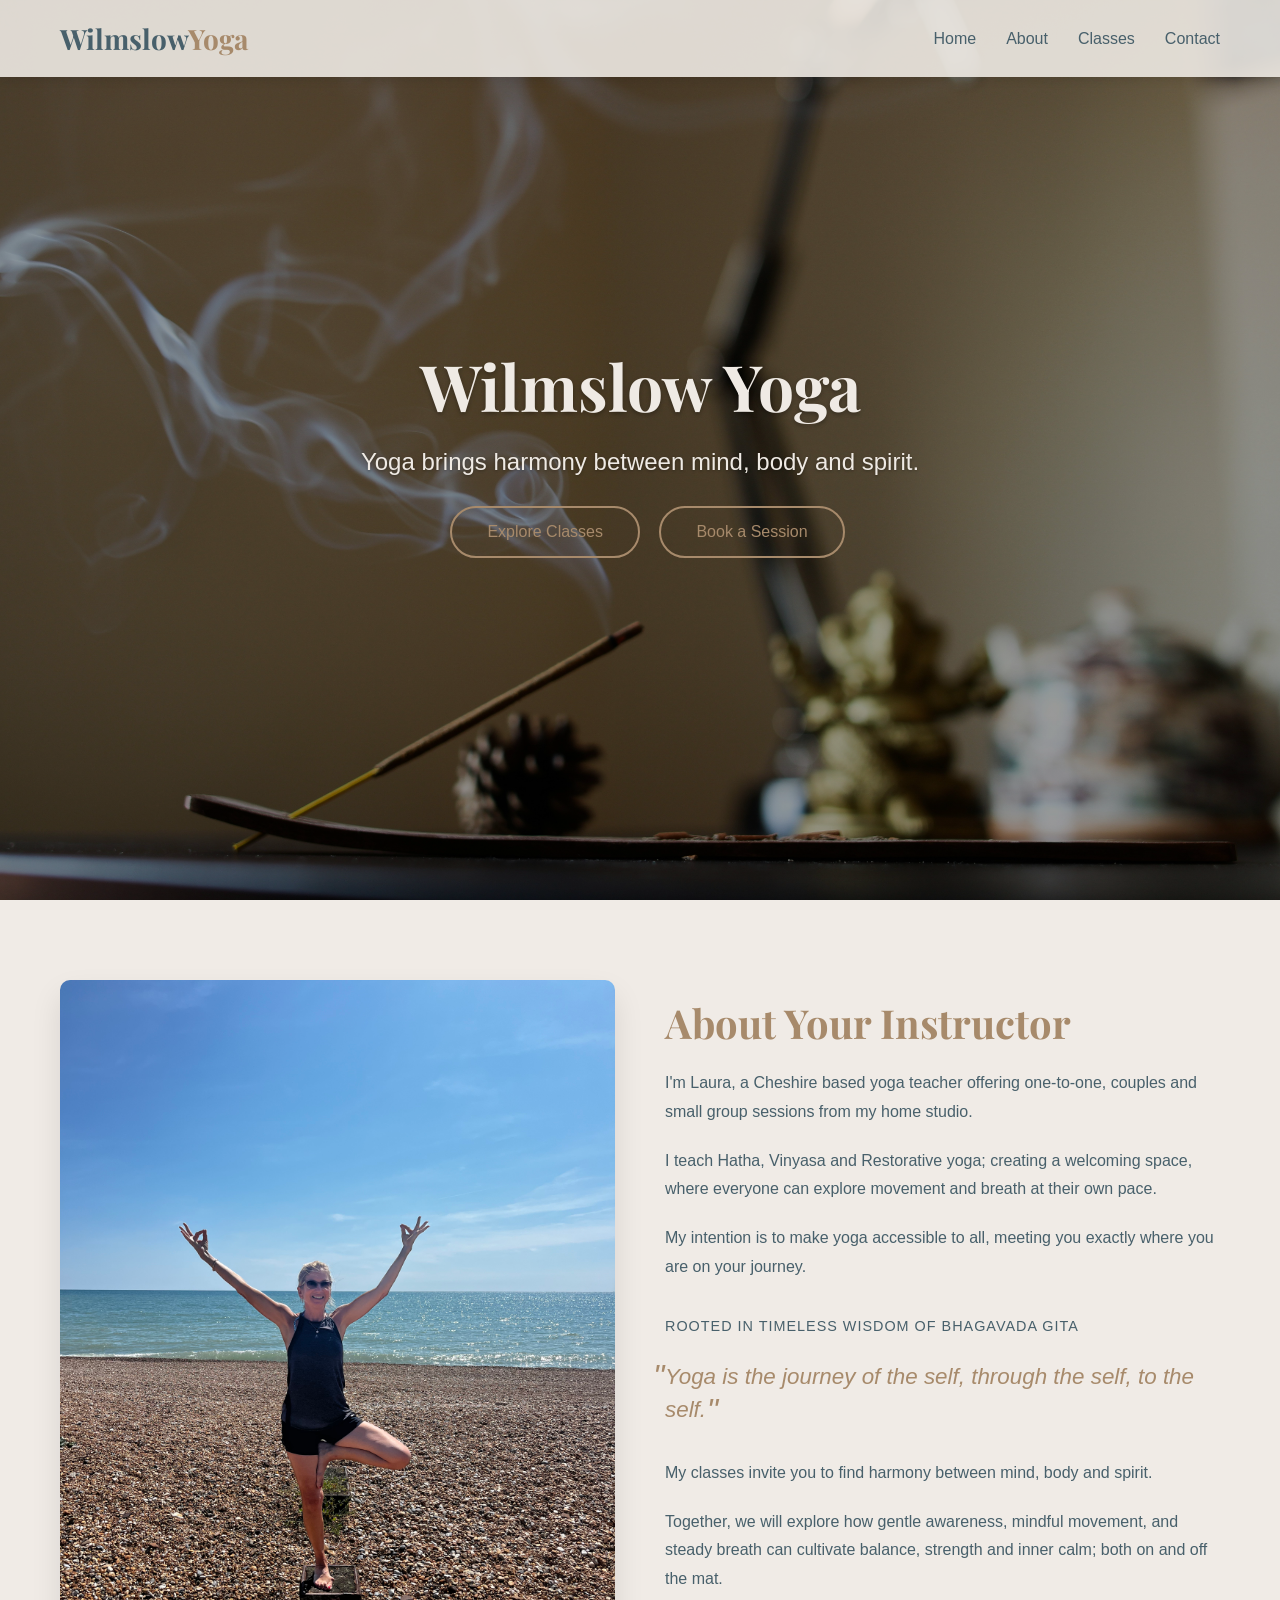
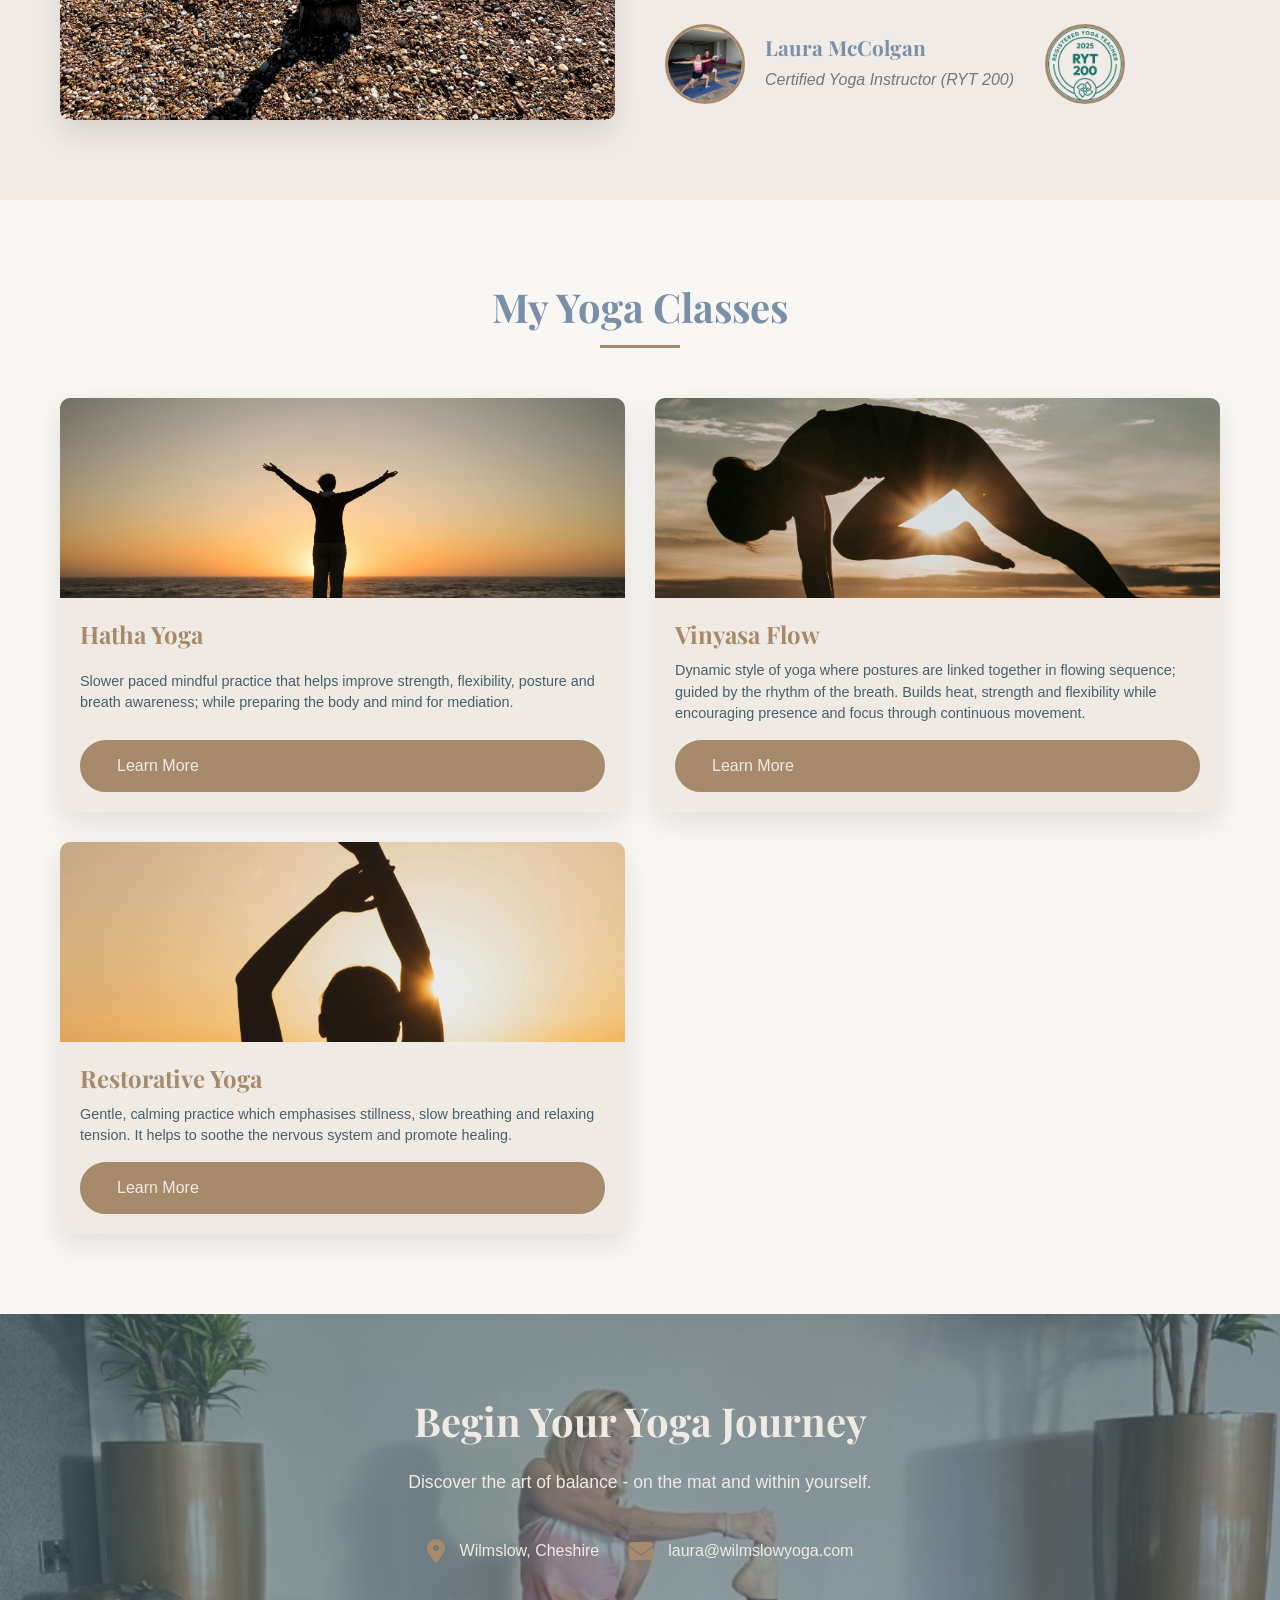
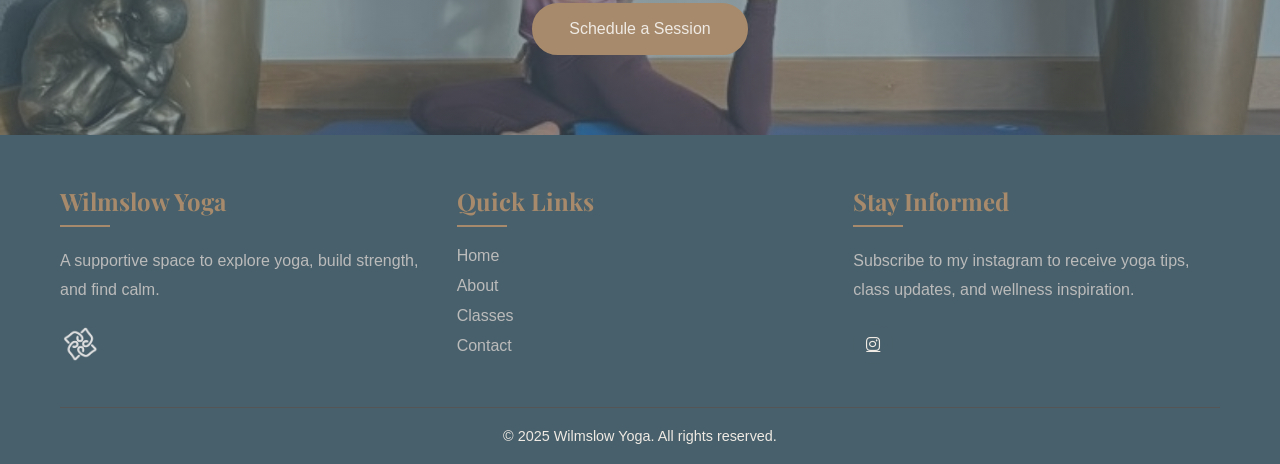
<file: index.html>
<!doctype html>
<html lang="en">
    <head>
        <meta charset="UTF-8" />
        <meta name="viewport" content="width=device-width, initial-scale=1.0" />
        <title>Wilmslow Yoga | Find Your Inner Peace</title>
        <link
            rel="stylesheet"
            href="https://cdnjs.cloudflare.com/ajax/libs/font-awesome/6.4.0/css/all.min.css"
        />
        <link
            href="https://fonts.googleapis.com/css2?family=Playfair+Display:wght@400;700&family=Poppins:wght@300;400;500;600&display=swap"
            rel="stylesheet"
        />
        <link rel="stylesheet" href="css/styles.css" />
    </head>

    <body>
        <div id="header-placeholder"></div>

        <!-- Hero Section -->
        <section class="hero" id="home">
            <div class="hero-content">
                <h1>Wilmslow Yoga</h1>
                <p>Yoga brings harmony between mind, body and spirit.</p>
                <div class="hero-buttons">
                    <a href="#classes" class="btn btn-outline"
                        >Explore Classes</a
                    >
                    <a href="pricing.html" class="btn btn-outline"
                        >Book a Session</a
                    >
                </div>
            </div>
        </section>

        <!-- Your page-specific sections -->
        <section class="about" id="about">
            <div class="container">
                <div class="about-content">
                    <div class="about-img">
                        <img
                            src="images/laura_beach_stand.jpeg"
                            alt="Yoga Instructor"
                        />
                    </div>
                    <div class="about-text">
                        <h2>About Your Instructor</h2>
                        <p>
                            I'm Laura, a Cheshire based yoga teacher offering
                            one-to-one, couples and small group sessions from my
                            home studio.
                        </p>
                        <p>
                            I teach Hatha, Vinyasa and Restorative yoga;
                            creating a welcoming space, where everyone can
                            explore movement and breath at their own pace.
                        </p>
                        <p>
                            My intention is to make yoga accessible to all,
                            meeting you exactly where you are on your journey.
                        </p>
                        <div class="quote-container">
                            <p class="source">
                                Rooted in timeless wisdom of Bhagavada Gita
                            </p>
                            <cite class="main-quote">
                                Yoga is the journey of the self, through the
                                self, to the self.
                            </cite>
                        </div>
                        <p>
                            My classes invite you to find harmony between mind,
                            body and spirit.
                        </p>
                        <p>
                            Together, we will explore how gentle awareness,
                            mindful movement, and steady breath can cultivate
                            balance, strength and inner calm; both on and off
                            the mat.
                        </p>

                        <!-- <p>Hi, I am Laura McColgan. Yoga has been such an important part of my own life, helping me find a balance, calm and strength both on and off the mat.</p>
                    <p>As a teacher, I care deeply about creating a welcoming space where everyone feels comfortable exploring movement and breath work at their own pace.</p>
                    <p>My goal is to make yoga accessible, enjoyable and supportive - so you can leave class feeling grounded, relaxed and a little more connected to yourself.</p> -->
                        <div class="instructor">
                            <div class="instructor-img">
                                <img
                                    src="images/laura_guy.jpg"
                                    alt="Laura McColgan"
                                />
                            </div>
                            <div class="instructor-info">
                                <h4>Laura McColgan</h4>
                                <p>
                                    <a
                                        href="https://app.yogaalliance.org/teacherpublicprofile?id=003TR00001DloXiYAJ"
                                        target="_blank"
                                        style="
                                            color: inherit;
                                            text-decoration: none;
                                        "
                                        >Certified Yoga Instructor (RYT 200)
                                        &nbsp;&nbsp;&nbsp;&nbsp;&nbsp;&nbsp;
                                    </a>
                                </p>
                            </div>
                            <div class="instructor-img">
                                <img
                                    src="images/RYT200.png"
                                    alt="Certification"
                                />
                            </div>
                        </div>
                    </div>
                </div>
            </div>
        </section>

        <!-- Classes Section -->
        <section class="classes" id="classes">
            <div class="container">
                <div class="section-title">
                    <h2>My Yoga Classes</h2>
                </div>
                <div class="classes-grid">
                    <!-- Class 1 -->
                    <div class="class-card">
                        <img
                            src="images/rejoice_ocean_sunset.jpg"
                            alt="Hatha Yoga"
                            class="class-img"
                        />
                        <div class="class-content">
                            <h3>Hatha Yoga</h3>
                            <p>
                                Slower paced mindful practice that helps improve
                                strength, flexibility, posture and breath
                                awareness; while preparing the body and mind for
                                mediation.
                            </p>
                            <a href="pricing.html" class="btn">Learn More</a>
                        </div>
                    </div>

                    <!-- Class 2 -->
                    <div class="class-card">
                        <img
                            src="images/knee_to_elbow_sunset.jpg"
                            alt="Vinyasa Flow"
                            class="class-img"
                        />
                        <div class="class-content">
                            <h3>Vinyasa Flow</h3>
                            <p>
                                Dynamic style of yoga where postures are linked
                                together in flowing sequence; guided by the
                                rhythm of the breath. Builds heat, strength and
                                flexibility while encouraging presence and focus
                                through continuous movement.
                            </p>
                            <a href="pricing.html" class="btn">Learn More</a>
                        </div>
                    </div>

                    <!-- Class 3 -->
                    <div class="class-card">
                        <img
                            src="images/woman_seated_reach_sunset.jpg"
                            alt="Yin Yoga"
                            class="class-img"
                        />
                        <div class="class-content">
                            <h3>Restorative Yoga</h3>
                            <p>
                                Gentle, calming practice which emphasises
                                stillness, slow breathing and relaxing tension.
                                It helps to soothe the nervous system and
                                promote healing.
                            </p>
                            <a href="pricing.html" class="btn">Learn More</a>
                        </div>
                    </div>
                </div>
            </div>
        </section>

        <section class="contact" id="contact">
            <div class="container">
                <h2>Begin Your Yoga Journey</h2>
                <p>
                    Discover the art of balance - on the mat and within
                    yourself.
                </p>
                <div class="contact-info">
                    <div class="info-item">
                        <i class="fas fa-map-marker-alt"></i>
                        <span>Wilmslow, Cheshire</span>
                    </div>
                    <!-- <div class="info-item">
                    <i class="fas fa-phone"></i>
                    <span>(555) 123-4567</span>
                </div> -->
                    <div class="info-item">
                        <i class="fas fa-envelope"></i>
                        <span>laura@wilmslowyoga.com</span>
                    </div>
                </div>
                <a href="pricing.html" class="btn">Schedule a Session</a>
            </div>
        </section>

        <div id="footer-placeholder"></div>
        <script src="js/main.js"></script>
    </body>
</html>
</file>
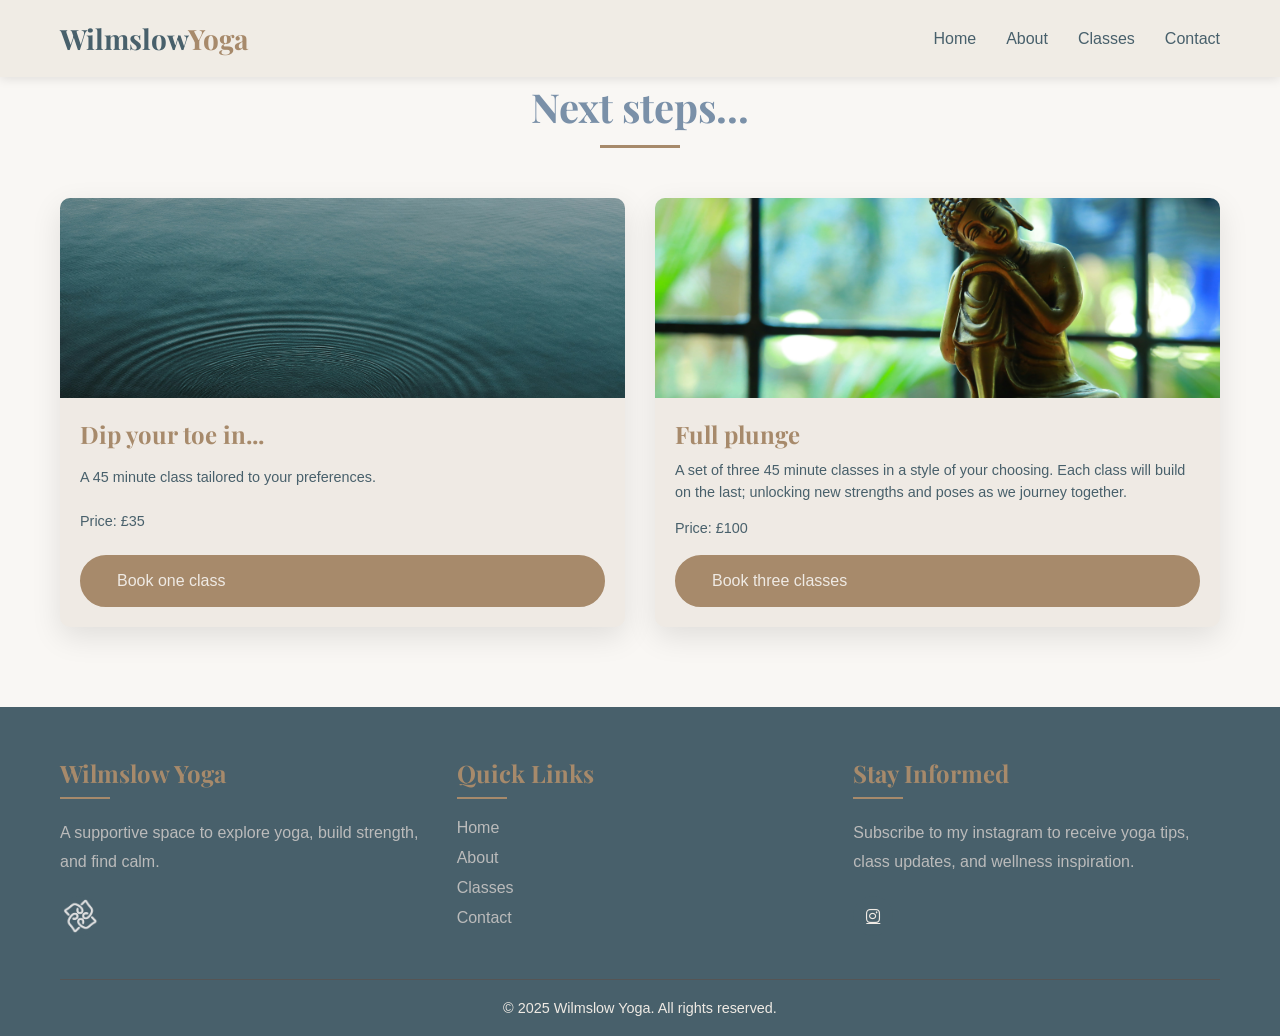
<file: pricing.html>
<!doctype html>
<html lang="en">
    <head>
        <meta charset="UTF-8" />
        <meta name="viewport" content="width=device-width, initial-scale=1.0" />
        <title>Wilmslow Yoga | Find Your Inner Peace</title>
        <link
            rel="stylesheet"
            href="https://cdnjs.cloudflare.com/ajax/libs/font-awesome/6.4.0/css/all.min.css"
        />
        <link
            href="https://fonts.googleapis.com/css2?family=Playfair+Display:wght@400;700&family=Poppins:wght@300;400;500;600&display=swap"
            rel="stylesheet"
        />
        <link rel="stylesheet" href="css/styles.css" />
    </head>

    <body>
        <div id="header-placeholder"></div>

        <section class="classes" id="classes">
            <div class="container">
                <div class="section-title">
                    <h2>Next steps...</h2>
                </div>
                <div class="classes-grid">
                    <!-- Class 1 -->
                    <div class="class-card">
                        <img
                            src="images/water_droplet_splash.jpg"
                            alt="Droplet in the ocean"
                            class="class-img"
                        />
                        <div class="class-content">
                            <h3>Dip your toe in...</h3>
                            <p>
                                A 45 minute class tailored to your preferences.
                            </p>
                            <p>Price: £35</p>
                            <a
                                href="mailto:laura@wilmslowyoga.com?subject=Single Class Enquiry"
                                class="btn"
                                >Book one class</a
                            >
                        </div>
                    </div>

                    <!-- Class 2 -->
                    <div class="class-card">
                        <img
                            src="images/happy_buddha.jpg"
                            alt="happy buddha"
                            class="class-img"
                        />
                        <div class="class-content">
                            <h3>Full plunge</h3>
                            <p>
                                A set of three 45 minute classes in a style of
                                your choosing. Each class will build on the
                                last; unlocking new strengths and poses as we
                                journey together.
                            </p>
                            <p>Price: £100</p>
                            <a
                                href="mailto:laura@wilmslowyoga.com?subject=Three Class Enquiry"
                                class="btn"
                                >Book three classes</a
                            >
                        </div>
                    </div>
                </div>
            </div>
        </section>

        <div id="footer-placeholder"></div>
        <script src="js/main.js"></script>
    </body>
</html>
</file>
<file: css/styles.css>
* {
    margin: 0;
    padding: 0;
    box-sizing: border-box;
}

body {
    font-family: "Neue Montreal", sans-serif;
    color: #333;
    background-color: #f9f7f4;
    overflow-x: hidden;
}

h1,
h2,
h3,
h4 {
    font-family: "Playfair Display", serif;
    font-weight: 700;
}

.container {
    max-width: 1200px;
    margin: 0 auto;
    padding: 0 20px;
}

/* Header Styles */
header {
    position: fixed;
    top: 0;
    left: 0;
    width: 100%;
    z-index: 1000;
    padding: 20px 0;
    transition: all 0.3s ease;
    background: rgba(239, 234, 228, 0.9);
    box-shadow: 0 2px 10px rgba(0, 0, 0, 0.1);
}

header.scrolled {
    padding: 15px 0;
    background: rgba(239, 234, 228, 0.95);
}

.header-container {
    display: flex;
    justify-content: space-between;
    align-items: center;
}

.logo {
    font-family: "Playfair Display", serif;
    font-size: 28px;
    font-weight: 700;
    color: #48606b;
    text-decoration: none;
}

.logo span {
    color: #a78a6b;
}

nav ul {
    display: flex;
    list-style: none;
}

nav ul li {
    margin-left: 30px;
}

nav ul li a {
    text-decoration: none;
    color: #48606b;
    font-weight: 500;
    font-size: 16px;
    transition: all 0.3s ease;
    position: relative;
}

nav ul li a:hover {
    color: #a78a6b;
}

nav ul li a::after {
    content: "";
    position: absolute;
    bottom: -5px;
    left: 0;
    width: 0;
    height: 2px;
    background: #a78a6b;
    transition: width 0.3s ease;
}

nav ul li a:hover::after {
    width: 100%;
}

.mobile-menu-btn {
    display: none;
    background: none;
    border: none;
    font-size: 24px;
    color: #48606b;
    cursor: pointer;
}

/* Hero Section */
.hero {
    height: 100vh;
    position: relative;
    display: flex;
    align-items: center;
    justify-content: center;
    text-align: center;
    background:
        linear-gradient(rgba(0, 0, 0, 0.4), rgba(0, 0, 0, 0.4)),
        url("../images/incense_burning.jpg") no-repeat center center/cover;
    color: #efeae4;
}

.hero-content {
    max-width: 800px;
    padding: 0 20px;
}

.hero h1 {
    font-size: 4rem;
    margin-bottom: 20px;
    text-shadow: 0 2px 4px rgba(0, 0, 0, 0.3);
}

.hero p {
    font-size: 1.5rem;
    margin-bottom: 30px;
    text-shadow: 0 1px 3px rgba(0, 0, 0, 0.3);
}

.btn {
    display: inline-block;
    padding: 15px 35px;
    background: #a78a6b;
    color: #efeae4;
    text-decoration: none;
    border-radius: 30px;
    font-weight: 500;
    transition: all 0.3s ease;
    border: 2px solid #a78a6b;
}

.btn:hover {
    background: transparent;
    color: #a78a6b;
    transform: translateY(-3px);
    box-shadow: 0 5px 15px rgba(0, 0, 0, 0.1);
}

.btn-outline {
    background: transparent;
    color: #a78a6b;
    margin-left: 15px;
}

.btn-outline:hover {
    background: #a78a6b;
    color: #efeae4;
}

/* Classes Section */
.section-title {
    text-align: center;
    margin: 80px 0 50px;
}

.section-title h2 {
    font-size: 2.5rem;
    color: #7a90a8;
    position: relative;
    display: inline-block;
    padding-bottom: 15px;
}

.section-title h2::after {
    content: "";
    position: absolute;
    bottom: 0;
    left: 50%;
    transform: translateX(-50%);
    width: 80px;
    height: 3px;
    background: #a78a6b;
}

.classes-grid {
    display: grid;
    grid-template-columns: repeat(auto-fit, minmax(400px, 1fr));
    gap: 30px;
    margin-bottom: 80px;
}

.class-card {
    position: relative;
    border-radius: 10px;
    overflow: hidden;
    box-shadow: 0 10px 30px rgba(0, 0, 0, 0.1);
    transition: all 0.3s ease;
    background: #efeae4;
    display: flex;
    flex-direction: column; /* Stack image and content vertically */
    height: 100%; /* Full height to fill grid cell */
}

.class-card:hover {
    transform: translateY(-10px);
    box-shadow: 0 15px 40px rgba(0, 0, 0, 0.15);
}

.class-img {
    width: 100%;
    height: 200px;
    object-fit: cover;
    transition: transform 0.5s ease;
    display: block;
    flex-shrink: 0;
}

.class-card:hover .class-img {
    transform: scale(1.05);
}

.class-content {
    padding: 20px;
    color: #a78a6b; /* Adjusted text color for contrast */
    flex-grow: 1;
    display: flex;
    flex-direction: column;
    justify-content: space-between;
}

.class-content h3 {
    font-size: 1.5rem;
    margin-top: 0;
    margin-bottom: 10px;
    flex-shrink: 0;
}

.class-content p {
    margin-bottom: 15px;
    font-size: 0.9rem;
    line-height: 1.5;
    color: #48606b;
    flex-shrink: 0;
    /*overflow-wrap: break-word;*/
    hyphens: auto;
}

/* About Section */
.about {
    background: #f0ebe6;
    padding: 80px 0;
}

.about-content {
    display: flex;
    align-items: center;
    gap: 50px;
}

.about-img {
    flex: 1;
    border-radius: 10px;
    overflow: hidden;
    box-shadow: 0 15px 30px rgba(0, 0, 0, 0.1);
}

.about-img img {
    width: 100%;
    display: block;
}

.about-text {
    flex: 1;
}

.about-text h2 {
    font-size: 2.5rem;
    color: #a78a6b;
    margin-bottom: 20px;
}

.about-text p {
    margin-bottom: 20px;
    line-height: 1.8;
    color: #48606b;
}

.instructor {
    display: flex;
    align-items: center;
    margin-top: 30px;
}

.instructor-img {
    width: 80px;
    height: 80px;
    border-radius: 50%;
    overflow: hidden;
    margin-right: 20px;
    border: 3px solid #a78a6b;
    flex-shrink: 0; /* Prevents flex container from shrinking this item */
    align-self: flex-start; 
}

.instructor-img img {
    width: 100%;
    height: 100%;
    object-fit: cover;
}

.instructor-info h4 {
    font-size: 1.3rem;
    color: #7a90a8;
    margin-bottom: 5px;
}

.instructor-info p {
    margin: 0;
    color: #777;
    font-style: italic;
}

/* Testimonials */
.testimonials {
    padding: 80px 0;
    background: #fff;
}

.testimonial-grid {
    display: grid;
    grid-template-columns: repeat(auto-fit, minmax(300px, 1fr));
    gap: 30px;
}

.testimonial-card {
    background: #f9f7f4;
    padding: 30px;
    border-radius: 10px;
    box-shadow: 0 5px 15px rgba(0, 0, 0, 0.05);
    position: relative;
}

.testimonial-card::before {
    content: '"';
    position: absolute;
    top: 20px;
    left: 20px;
    font-size: 5rem;
    color: #a78a6b;
    opacity: 0.2;
    font-family: "Playfair Display", serif;
}

.testimonial-content {
    margin-top: 30px;
    position: relative;
    z-index: 1;
}

.testimonial-content p {
    font-style: italic;
    line-height: 1.8;
    margin-bottom: 20px;
    color: #555;
}

.client {
    display: flex;
    align-items: center;
}

.client-img {
    width: 60px;
    height: 60px;
    border-radius: 50%;
    overflow: hidden;
    margin-right: 15px;
}

.client-img img {
    width: 100%;
    height: 100%;
    object-fit: cover;
}

.client-info h4 {
    font-size: 1.1rem;
    color: #7a90a8;
    margin-bottom: 5px;
}

.client-info p {
    margin: 0;
    color: #777;
    font-size: 0.9rem;
}

/* Contact Section */
.contact {
    background:
        linear-gradient(rgba(72, 96, 107, 0.6), rgba(72, 96, 107, 0.6)),
        url("../images/pigeon-dl.jpeg") no-repeat center center/cover;
    padding: 80px 0;
    color: #efeae4;
    text-align: center;
}

.contact h2 {
    font-size: 2.5rem;
    margin-bottom: 20px;
}

.contact p {
    max-width: 700px;
    margin: 0 auto 40px;
    font-size: 1.1rem;
    line-height: 1.8;
}

.contact-info {
    display: flex;
    justify-content: center;
    flex-wrap: wrap;
    gap: 30px;
    margin-bottom: 40px;
}

.info-item {
    display: flex;
    align-items: center;
}

.info-item i {
    font-size: 1.5rem;
    margin-right: 15px;
    color: #a78a6b;
}

/* Footer */
footer {
    background: #48606b;
    color: #efeae4;
    padding: 50px 0 20px;
}

.footer-content {
    display: grid;
    grid-template-columns: repeat(auto-fit, minmax(250px, 1fr));
    gap: 30px;
    margin-bottom: 40px;
}

.footer-col h3 {
    font-size: 1.5rem;
    margin-bottom: 20px;
    color: #a78a6b;
    position: relative;
    padding-bottom: 10px;
}

.footer-col h3::after {
    content: "";
    position: absolute;
    bottom: 0;
    left: 0;
    width: 50px;
    height: 2px;
    background: #a78a6b;
}

.footer-col p {
    line-height: 1.8;
    margin-bottom: 20px;
    color: #bbb;
}

.social-links {
    display: flex;
    gap: 15px;
}

.social-links a {
    display: flex;
    align-items: center;
    justify-content: center;
    width: 40px;
    height: 40px;
    background: #48606b;
    color: #efeae4;
    border-radius: 50%;
    transition: all 0.3s ease;
}

.social-links a:hover {
    background: #a78a6b;
    transform: translateY(-3px);
}

.social-links img {
    width: 35px;
    height: 35px;
    object-fit: contain;
    filter: brightness(0) saturate(100%) invert(1) sepia(5%) saturate(400%)
        hue-rotate(180deg) brightness(95%) contrast(85%);
    transition: filter 0.3s ease;
}

/* On hover, make white like the font icon */
.social-links a:hover img {
    filter: brightness(0) invert(1);
}

.footer-col ul {
    list-style: none;
}

.footer-col ul li {
    margin-bottom: 12px;
}

.footer-col ul li a {
    color: #bbb;
    text-decoration: none;
    transition: all 0.3s ease;
}

.footer-col ul li a:hover {
    color: #a78a6b;
    padding-left: 5px;
}

.copyright {
    text-align: center;
    padding-top: 20px;
    border-top: 1px solid #555;
    color: #efeae4;
    font-size: 0.9rem;
}

.quote-container {
    margin: 2rem 0;
    position: relative;
}

.source {
    font-size: 0.9rem;
    text-transform: uppercase;
    letter-spacing: 1px;
    color: #48606b;
    margin-bottom: 0.5rem;
}

.main-quote {
    font-size: 1.4rem;
    font-style: italic;
    line-height: 1.5;
    color: #a78a6b;
    position: relative;
    padding: 1rem 0;
}

.main-quote::before,
.main-quote::after {
    content: '"';
    font-size: 2rem;
    color: #a78a6b;
    position: absolute;
}

.main-quote::before {
    top: 0.25rem;
    left: -0.75rem;
}

.main-quote::after {
    bottom: 0.25rem;
    right: -0.75rem;
}

/* Responsive Design */
@media (max-width: 992px) {
    .hero h1 {
        font-size: 3rem;
    }

    .about-content {
        flex-direction: column;
    }
}

@media (max-width: 768px) {
    .mobile-menu-btn {
        display: block;
    }

    nav ul {
        position: fixed;
        top: 80px;
        left: -100%;
        width: 100%;
        height: calc(100vh - 80px);
        background: #efeae4;
        flex-direction: column;
        align-items: center;
        padding-top: 50px;
        transition: all 0.3s ease;
    }

    nav ul.active {
        left: 0;
    }

    nav ul li {
        margin: 20px 0;
    }

    .hero h1 {
        font-size: 2.5rem;
    }

    .hero p {
        font-size: 1.2rem;
    }

    .btn {
        padding: 12px 25px;
    }

    .btn-outline {
        margin-left: 10px;
    }
}

@media (max-width: 576px) {
    .hero h1 {
        font-size: 2rem;
    }

    .section-title h2 {
        font-size: 2rem;
    }

    .classes-grid {
        grid-template-columns: 1fr;
        gap: 20px;
    }

    .class-card {
        height: auto; /* Allow cards to expand naturally */
        display: flex;
        flex-direction: column;
    }

    .class-img {
        height: 180px;
        object-fit: cover;
    }

    .class-content {
        padding: 16px;
        flex: 1;
        display: flex;
        flex-direction: column;
        justify-content: space-between;
    }

    .class-content h3 {
        font-size: 1.3rem;
        margin-bottom: 10px;
    }

    .class-content p {
        font-size: 0.95rem;
        margin-bottom: 12px;
        line-height: 1.5;
    }

    .btn {
        align-self: flex-start;
        padding: 10px 20px;
        font-size: 0.95rem;
    }

    .yoga-quote {
        padding: 1.5rem;
        font-size: 0.9rem;
    }

    .main-quote {
        font-size: 1.2rem;
    }
}

/* === Mobile Navigation Enhancements === */

/* When menu is active (handled by JS) */
nav ul.active {
  left: 0;
}

/* Animate the hamburger icon into an "X" when open */
.mobile-menu-btn.open i {
  transition: transform 0.3s ease, color 0.3s ease;
  transform: rotate(90deg);
  color: #a78a6b;
}

/* Optional smoother transition when menu slides in */
nav ul {
  transition: left 0.3s ease-in-out;
}

/* Prevent background scrolling when menu is open */
body.menu-open {
  overflow: hidden;
}
</file>
